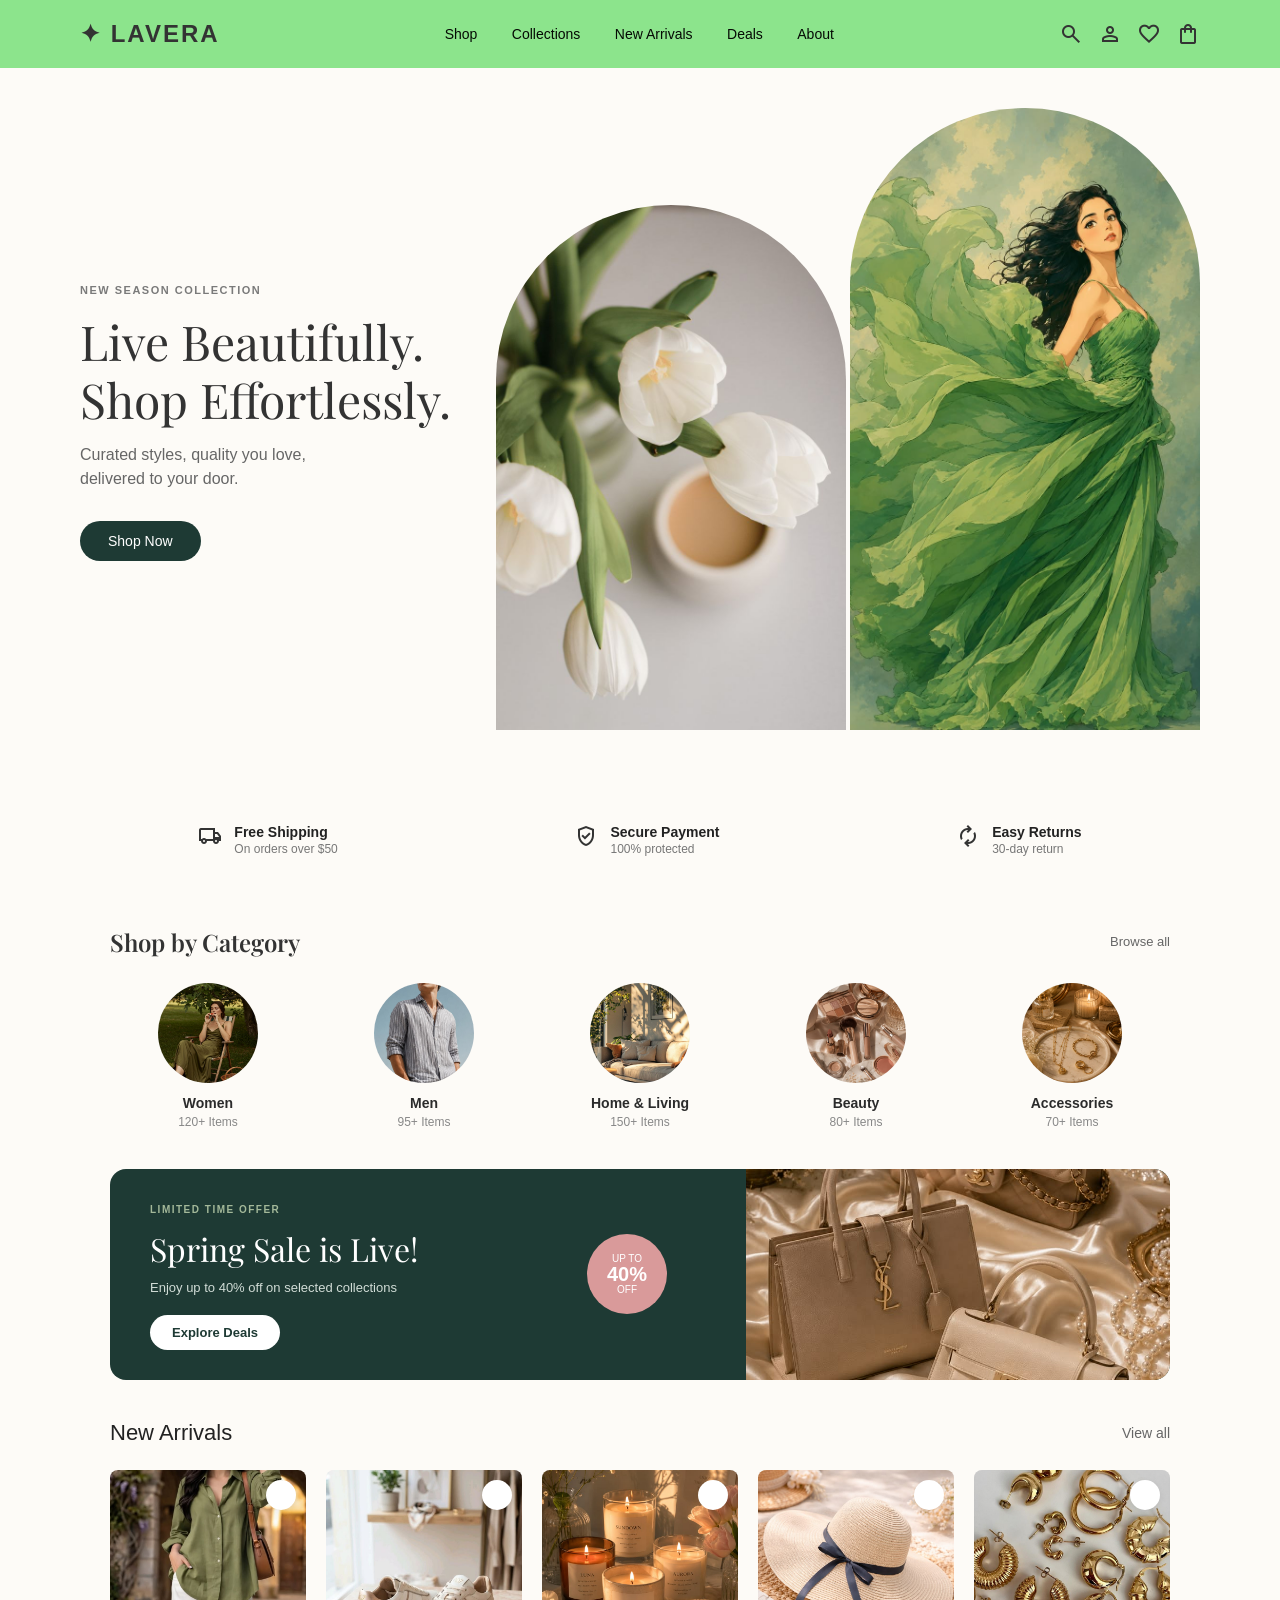
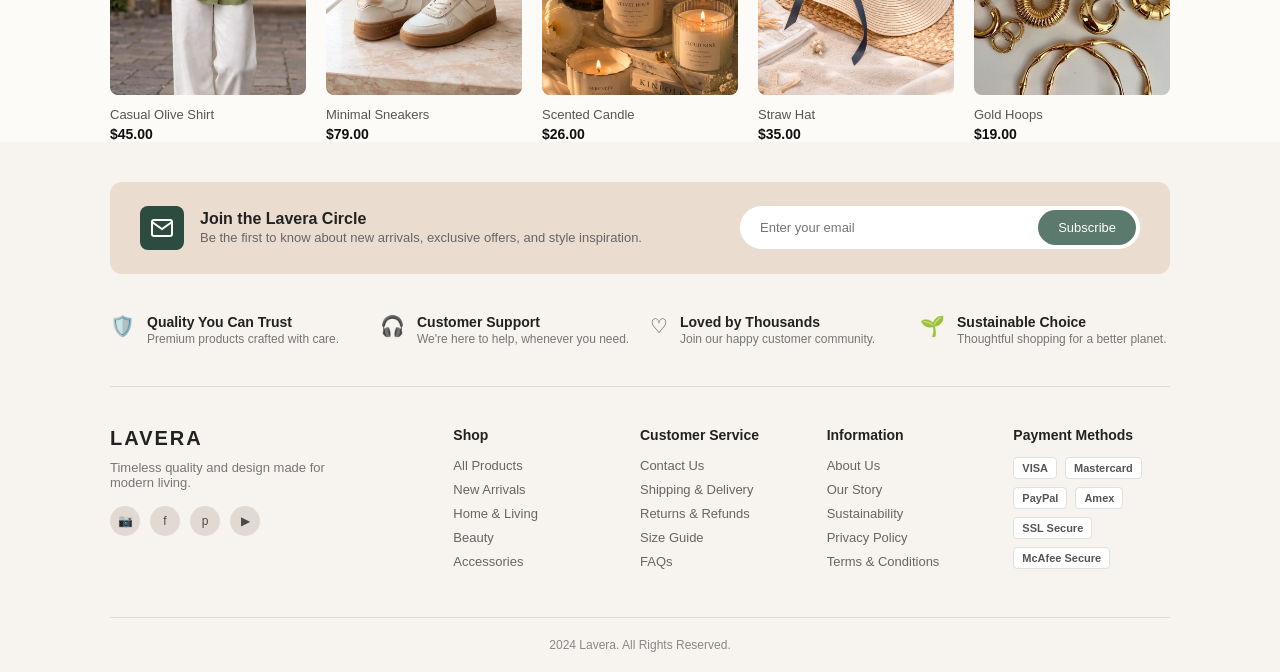
<file: homepage.html>
<!DOCTYPE html>
<html lang="en">
<head>
    <meta charset="UTF-8">
    <meta name="viewport" content="width=device-width, initial-scale=1.0">
    <title>LAVERA | Live Beautifully. Shop Effortlessly.</title>
    
    <!-- Google Fonts & Material Symbols -->
    <link rel="preconnect" href="https://fonts.googleapis.com">
    <link rel="preconnect" href="https://fonts.gstatic.com" crossorigin>
    <link href="https://fonts.googleapis.com/css2?family=Playfair+Display:ital,wght@0,400;0,600;1,400&family=Plus+Jakarta+Sans:wght@300;400;500;600&display=swap" rel="stylesheet">
    <link rel="stylesheet" href="https://fonts.googleapis.com/css2?family=Material+Symbols+Outlined:opsz,wght,FILL,GRAD@24,400,0,0" />
    
    <link rel="stylesheet" href="homepage.css">
</head>
<body>

    <!-- Header Navigation -->
    <header class="header">
        <div class="logo">
            <span class="sparkle">✦</span> LAVERA
        </div>
        <nav class="nav-links">
            <a href="#shop">Shop</a>
            <a href="#collections">Collections</a>
            <a href="#new arrivals">New Arrivals</a>
            <a href="#deals">Deals</a>
            <a href="#about">About</a>
        </nav>
        <div class="header-icons">
                    <span class="material-symbols-outlined">search</span>
                    <span class="material-symbols-outlined">person</span>
                    <span class="material-symbols-outlined">favorite</span>
                    <span class="material-symbols-outlined">shopping_bag</span>
            </div>
        </div>
    </header>

    <!-- Hero Section -->
    <section class="hero">
        <div class="hero-content">
            <span class="sub-title">NEW SEASON COLLECTION</span>
            <h1>Live Beautifully.<br>Shop Effortlessly.</h1>
            <p>Curated styles, quality you love,<br>delivered to your door.</p>
            <a href="#" class="btn-primary">Shop Now </a>
        </div>
        
        <div class="hero-image-container">
            <!-- Replace with your image link -->
            <img src="./assests/Fresh Ways to Decorate for Easter.jpg" alt="Woman in green dress" class="hero-img">
            <img src="./assests/green dress.jpg" alt="header picture" class="hero-img">
          </div>
    </section>

    <!-- Features Bar -->
    <section class="features-bar">
        <div class="feature-item">
            <span class="material-symbols-outlined">local_shipping</span>
            <div>
                <h4>Free Shipping</h4>
                <p>On orders over $50</p>
            </div>
        </div>
        <div class="feature-item">
            <span class="material-symbols-outlined">verified_user</span>
            <div>
                <h4>Secure Payment</h4>
                <p>100% protected</p>
            </div>
        </div>
        <div class="feature-item">
            <span class="material-symbols-outlined">autorenew</span>
            <div>
                <h4>Easy Returns</h4>
                <p>30-day return</p>
            </div>
        </div>
    </section>

    <!-- Category & Sale Section -->
<section class="category-sale-section">
    <!-- Shop by Category -->
    <div class="category-header">
        <h2>Shop by Category</h2>
        <a href="#" class="browse-all">Browse all </a>
    </div>

    <div class="category-grid">
        <div class="category-card">
            <div class="category-img-box">
               <a href="categories.html">
                <img src="./assests/women.jpg" alt="Women">
                </a>

            </div>
            <h3>Women</h3>
            <p>120+ Items</p>
        </div>

        <div class="category-card">
            <div class="category-img-box">
              <a href="categories.html">
                <img src="./assests/men.jpg" alt="Men">
              </a>
            </div>
            <h3>Men</h3>
            <p>95+ Items</p>
        </div>

        <div class="category-card">
            <div class="category-img-box">
              <a href="categories.html">
                <img src="./assests/home.jpg" alt="Home & Living">
              </a>
            </div>
            <h3>Home & Living</h3>
            <p>150+ Items</p>
        </div>

        <div class="category-card">
            <div class="category-img-box">
              <a href="categories.html">
                <img src="./assests/beauty.jpg" alt="Beauty">
              </a>
            </div>
            <h3>Beauty</h3>
            <p>80+ Items</p>
        </div>

        <div class="category-card">
            <div class="category-img-box">
              <a href="categories.html">
                <img src="./assests/jewellery.jpg" alt="Accessories">
              </a>
            </div>
            <h3>Accessories</h3>
            <p>70+ Items</p>
        </div>
    </div>

    <!-- Promotional Sale Banner -->
    <div class="promo-banner">
        <div class="promo-text">
            <span class="promo-tag">LIMITED TIME OFFER</span>
            <h2>Spring Sale is Live!</h2>
            <p>Enjoy up to 40% off on selected collections</p>
            <a href="#" class="btn-banner">Explore Deals </a>
        </div>
        
        <div class="promo-badge">
            <span>UP TO</span>
            <strong>40%</strong>
            <span>OFF</span>
        </div>

        <div class="promo-image">
            <img src="./assests/bag.jpg" alt="Spring Sale Products">
        </div>
    </div>
</section>

<section class="new-arrivals">
  <div class="container">
    <div class="section-header">
      <h2>New Arrivals</h2>
      <a href="#" class="view-all">View all </a>
    </div>

    <div class="products-grid">
      <!-- Product 1 -->
      <div class="product-card">
        <div class="image-wrapper">
          <button class="wishlist-btn" aria-label="Add to Wishlist"></button>
          <img src="./assests/olive shirt.jpg" alt="Casual Olive Shirt">
        </div>
        <h3 class="product-title">Casual Olive Shirt</h3>
        <p class="product-price">$45.00</p>
      </div>

      <!-- Product 2 -->
      <div class="product-card">
        <div class="image-wrapper">
          <button class="wishlist-btn" aria-label="Add to Wishlist"></button>
          <img src="./assests/sneakers.jpg" alt="Minimal Sneakers">
        </div>
        <h3 class="product-title">Minimal Sneakers</h3>
        <p class="product-price">$79.00</p>
      </div>

      <!-- Product 3 -->
      <div class="product-card">
        <div class="image-wrapper">
          <button class="wishlist-btn" aria-label="Add to Wishlist"></button>
          <img src="./assests/candles.jpg" alt="Scented Candle">
        </div>
        <h3 class="product-title">Scented Candle</h3>
        <p class="product-price">$26.00</p>
      </div>

      <!-- Product 4 -->
      <div class="product-card">
        <div class="image-wrapper">
          <button class="wishlist-btn" aria-label="Add to Wishlist"></button>
          <img src="./assests/hat.jpg" alt="Straw Hat">
        </div>
        <h3 class="product-title">Straw Hat</h3>
        <p class="product-price">$35.00</p>
      </div>

      <!-- Product 5 -->
      <div class="product-card">
        <div class="image-wrapper">
          <button class="wishlist-btn" aria-label="Add to Wishlist"></button>
          <img src="./assests/hoops.jpg" alt="Gold Hoops">
        </div>
        <h3 class="product-title">Gold Hoops</h3>
        <p class="product-price">$19.00</p>
      </div>
    </div>
  </div>
</section>

<footer class="footer-section">
  <div class="container">
    
    <!-- Newsletter Card -->
    <div class="newsletter-card">
      <div class="newsletter-info">
        <div class="icon-box">
          <svg width="24" height="24" viewBox="0 0 24 24" fill="none" stroke="currentColor" stroke-width="2">
            <path d="M4 4h16c1.1 0 2 .9 2 2v12c0 1.1-.9 2-2 2H4c-1.1 0-2-.9-2-2V6c0-1.1.9-2 2-2z"></path>
            <polyline points="22,6 12,13 2,6"></polyline>
          </svg>
        </div>
        <div>
          <h3>Join the Lavera Circle</h3>
          <p>Be the first to know about new arrivals, exclusive offers, and style inspiration.</p>
        </div>
      </div>
      <form class="newsletter-form">
        <input type="email" placeholder="Enter your email" required>
        <button type="submit">Subscribe</button>
      </form>
    </div>

    <!-- Value Propositions -->
    <div class="features-grid">
      <div class="feature-item">
        <span class="feature-icon">🛡️</span>
        <div>
          <h4>Quality You Can Trust</h4>
          <p>Premium products crafted with care.</p>
        </div>
      </div>
      <div class="feature-item">
        <span class="feature-icon">🎧</span>
        <div>
          <h4>Customer Support</h4>
          <p>We're here to help, whenever you need.</p>
        </div>
      </div>
      <div class="feature-item">
        <span class="feature-icon">♡</span>
        <div>
          <h4>Loved by Thousands</h4>
          <p>Join our happy customer community.</p>
        </div>
      </div>
      <div class="feature-item">
        <span class="feature-icon">🌱</span>
        <div>
          <h4>Sustainable Choice</h4>
          <p>Thoughtful shopping for a better planet.</p>
        </div>
      </div>
    </div>

    <!-- Main Footer Links -->
    <div class="footer-links-grid">
      <div class="footer-brand">
        <h2 class="logo">LAVERA</h2>
        <p>Timeless quality and design made for modern living.</p>
        <div class="social-icons">
          <a href="#"><span>📷</span></a>
          <a href="#"><span>f</span></a>
          <a href="#"><span>p</span></a>
          <a href="#"><span>▶</span></a>
        </div>
      </div>

      <div class="footer-column">
        <h4>Shop</h4>
        <ul>
          <li><a href="#">All Products</a></li>
          <li><a href="#">New Arrivals</a></li>
          <li><a href="#">Home & Living</a></li>
          <li><a href="#">Beauty</a></li>
          <li><a href="#">Accessories</a></li>
        </ul>
      </div>

      <div class="footer-column">
        <h4>Customer Service</h4>
        <ul>
          <li><a href="#">Contact Us</a></li>
          <li><a href="#">Shipping & Delivery</a></li>
          <li><a href="#">Returns & Refunds</a></li>
          <li><a href="#">Size Guide</a></li>
          <li><a href="#">FAQs</a></li>
        </ul>
      </div>

      <div class="footer-column">
        <h4>Information</h4>
        <ul>
          <li><a href="#">About Us</a></li>
          <li><a href="#">Our Story</a></li>
          <li><a href="#">Sustainability</a></li>
          <li><a href="#">Privacy Policy</a></li>
          <li><a href="#">Terms & Conditions</a></li>
        </ul>
      </div>

      <div class="footer-column">
        <h4>Payment Methods</h4>
        <div class="payment-badges">
          <span class="badge">VISA</span>
          <span class="badge">Mastercard</span>
          <span class="badge">PayPal</span>
          <span class="badge">Amex</span>
          <span class="badge">SSL Secure</span>
          <span class="badge">McAfee Secure</span>
        </div>
      </div>
    </div>

    <div class="footer-bottom">
      <p> 2024 Lavera. All Rights Reserved.</p>
    </div>

  </div>
</footer>

</body>
</html>
</file>
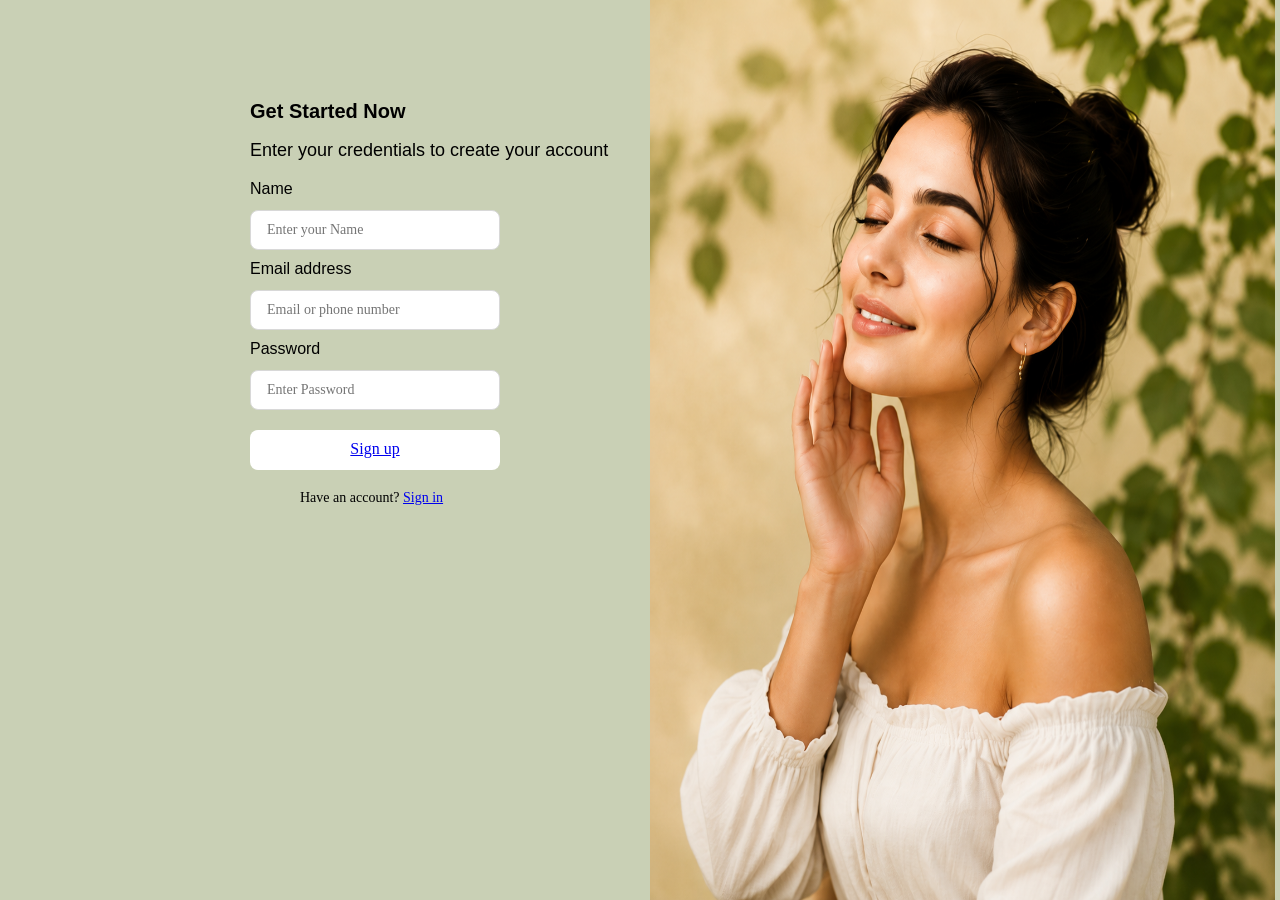
<file: login.html>
<!DOCTYPE html>
<html lang="en">
<head>
  <meta charset="UTF-8">
  <meta name="viewport" content="width=device-width, initial-scale=1.0">
  <title>Sign up</title>
  <link rel="preconnect" href="https://fonts.googleapis.com">
  <link href="https://fonts.googleapis.com/css2?family=Roboto:wght@800&display=swap" rel="stylesheet">
  <link rel="stylesheet" href="./login.css">
</head>
<body>
  <div class="page">
  
  
<img class="rectangle-2" src="image.png" alt="image change">
<div class="get-started-now">Get Started Now</div>
  <div class="enter-your-credentials-to-create-your-account">
    Enter your credentials to create your account
  </div>
  
  <div class="name">Name</div>
<div class="box">
  <input type="text" id="name" name="name" placeholder="Enter your Name">
</div>
        <div class="Email">Email address</div>
        <div class="box-1">
        <input type="text" id="Email" name="Email" placeholder="Email or phone number"></div>
        <div class ="password">Password</div>
        <div class="box-2">
        <input type="text" id="password" name="password" placeholder="Enter Password"></div>
        </div>
        <div class="sign-up"><a href="./homepage.html">Sign up</a></div>
        <p class="have-account">Have an account? <a href="#">Sign in</a></p>
</body>
</html>
</file>
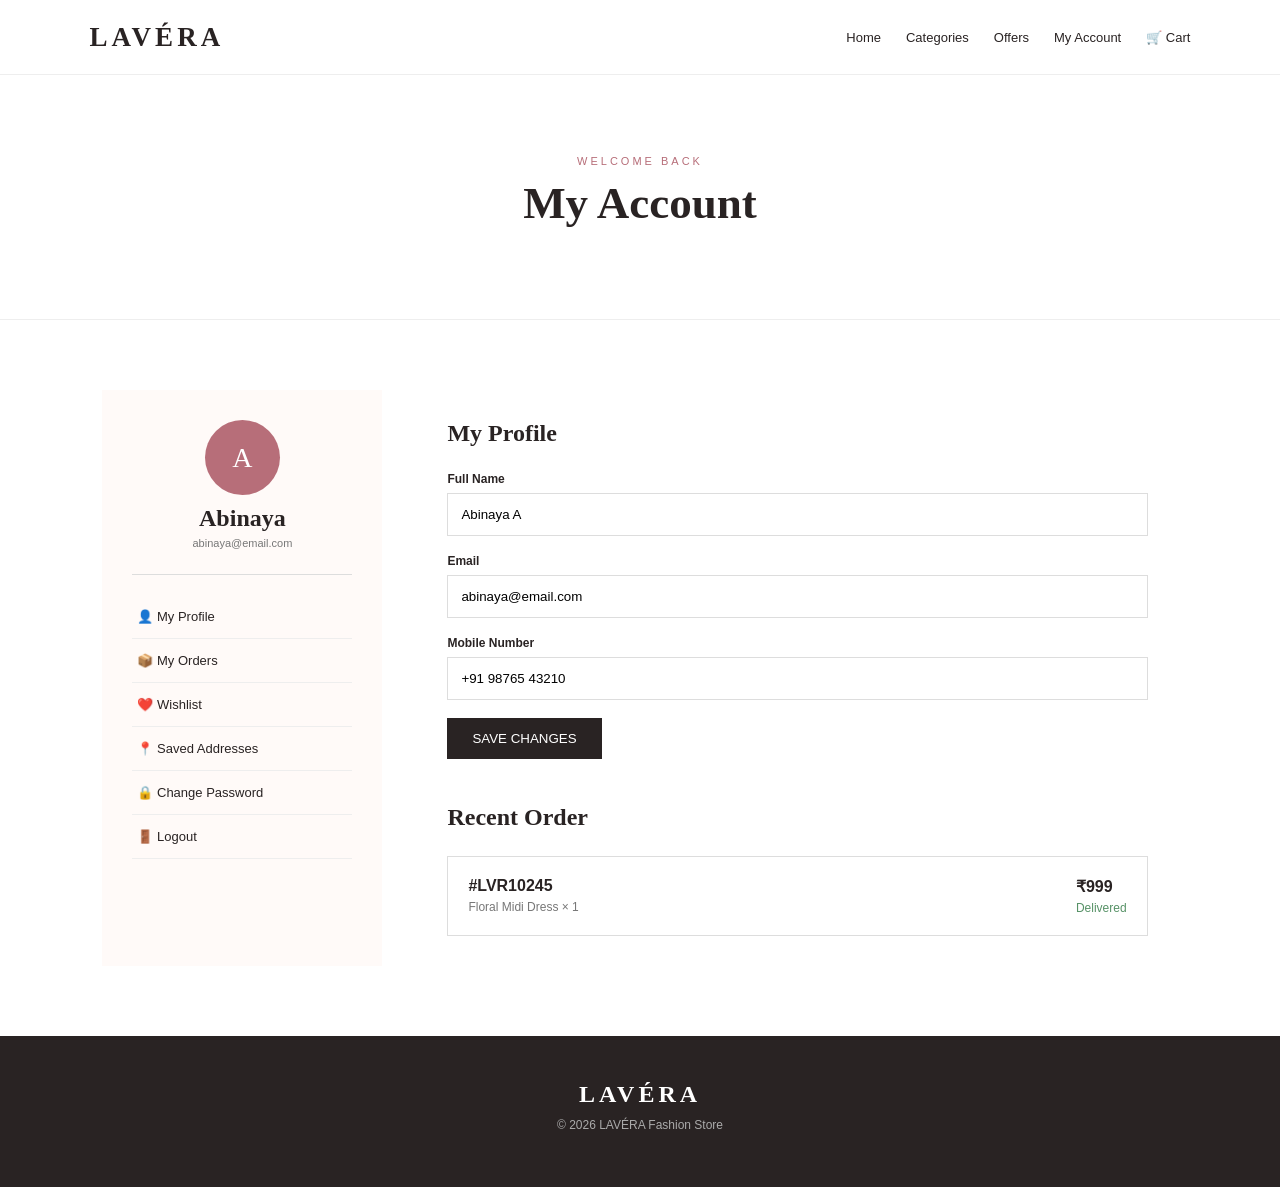
<file: my-account.html>
<!DOCTYPE html>
<html lang="en">

<head>

    <meta charset="UTF-8">

    <meta
        name="viewport"
        content="width=device-width, initial-scale=1.0"
    >

    <title>LAVÉRA - My Account</title>

    <link rel="stylesheet" href="style.css">

</head>

<body>


<header>

    <div class="logo">
        LAVÉRA
    </div>

    <nav>

        <a href="home.html">
            Home
        </a>

        <a href="categories.html">
            Categories
        </a>

        <a href="offers.html">
            Offers
        </a>

        <a href="my-account.html">
            My Account
        </a>

        <a href="cart.html">
            🛒 Cart
        </a>

    </nav>

</header>


<section class="page-heading">

    <p>WELCOME BACK</p>

    <h1>
        My Account
    </h1>

</section>


<section class="account-page">


    <!-- SIDEBAR -->

    <div class="account-sidebar">

        <div class="profile">

            <div class="profile-circle">
                A
            </div>

            <h2>
                Abinaya
            </h2>

            <p>
                abinaya@email.com
            </p>

        </div>


        <ul>

            <li>
                👤 My Profile
            </li>

            <li>
                📦 My Orders
            </li>

            <li>
                ❤️ Wishlist
            </li>

            <li>
                📍 Saved Addresses
            </li>

            <li>
                🔒 Change Password
            </li>

            <li>
                🚪 Logout
            </li>

        </ul>

    </div>


    <!-- DETAILS -->

    <div class="account-details">

        <h2>
            My Profile
        </h2>


        <label>
            Full Name
        </label>

        <input
            type="text"
            value="Abinaya A"
        >


        <label>
            Email
        </label>

        <input
            type="email"
            value="abinaya@email.com"
        >


        <label>
            Mobile Number
        </label>

        <input
            type="tel"
            value="+91 98765 43210"
        >


        <button>
            SAVE CHANGES
        </button>


        <h2 class="recent-order-title">
            Recent Order
        </h2>


        <div class="recent-order">

            <div>

                <strong>
                    #LVR10245
                </strong>

                <p>
                    Floral Midi Dress × 1
                </p>

            </div>


            <div>

                <strong>
                    ₹999
                </strong>

                <p class="delivered">
                    Delivered
                </p>

            </div>

        </div>

    </div>

</section>


<footer>

    <h2>LAVÉRA</h2>

    <p>
        © 2026 LAVÉRA Fashion Store
    </p>

</footer>


</body>
</html>
</file>
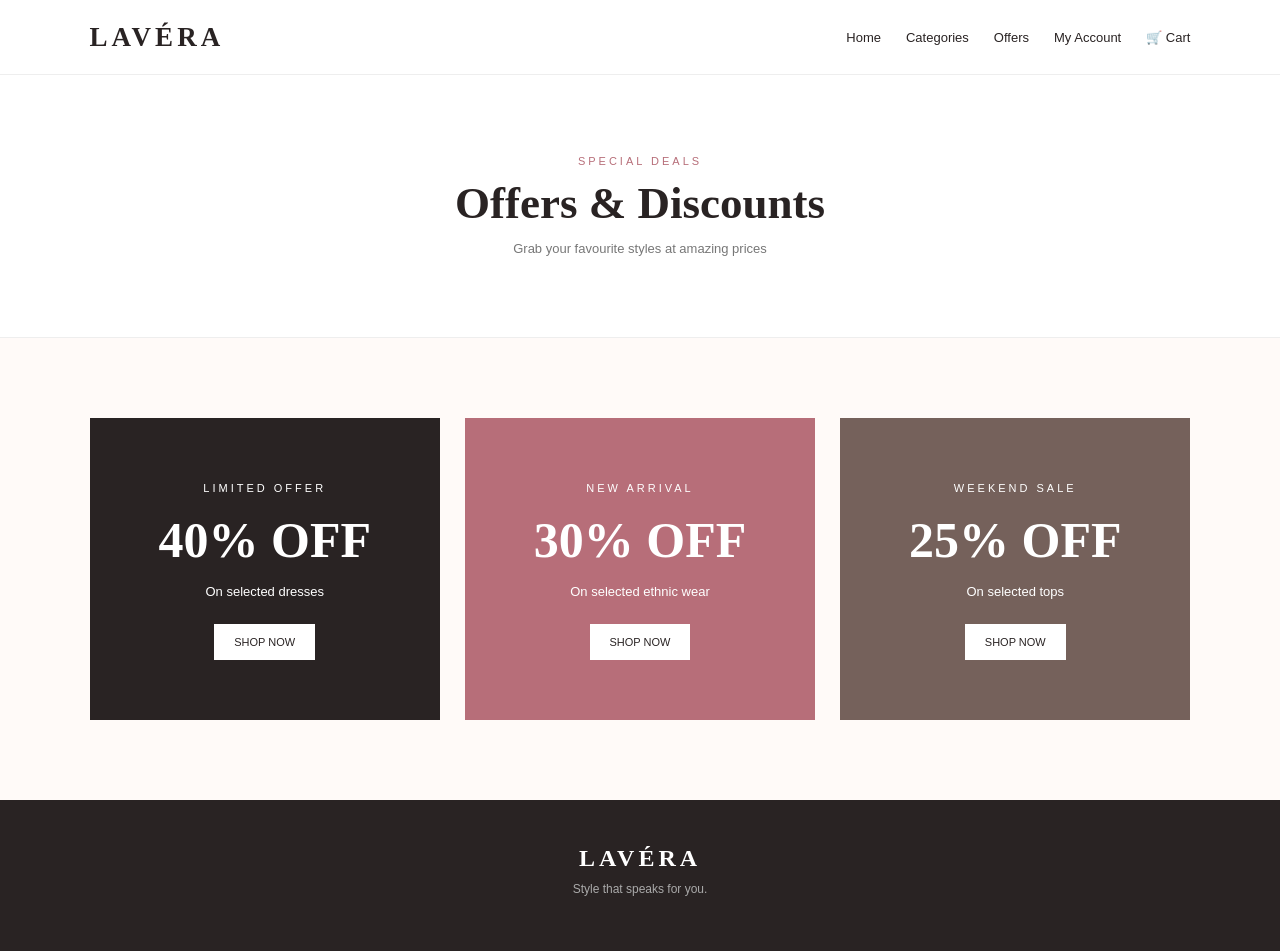
<file: offers.html>
<!DOCTYPE html>
<html lang="en">

<head>

    <meta charset="UTF-8">
    <meta name="viewport" content="width=device-width, initial-scale=1.0">

    <title>LAVÉRA - Offers</title>

    <link rel="stylesheet" href="style.css">

</head>

<body>


<header>

    <div class="logo">
        LAVÉRA
    </div>

    <nav>
        <a href="home.html">Home</a>
        <a href="categories.html">Categories</a>
        <a href="offers.html">Offers</a>
        <a href="my-account.html">My Account</a>
        <a href="cart.html">🛒 Cart</a>
    </nav>

</header>


<section class="page-heading">

    <p>SPECIAL DEALS</p>

    <h1>Offers & Discounts</h1>

    <span>
        Grab your favourite styles at amazing prices
    </span>

</section>


<section class="offers-page">

    <div class="offer-card">

        <span>LIMITED OFFER</span>

        <h1>40% OFF</h1>

        <p>
            On selected dresses
        </p>

        <a href="product.html">
            SHOP NOW
        </a>

    </div>


    <div class="offer-card">

        <span>NEW ARRIVAL</span>

        <h1>30% OFF</h1>

        <p>
            On selected ethnic wear
        </p>

        <a href="product.html">
            SHOP NOW
        </a>

    </div>


    <div class="offer-card">

        <span>WEEKEND SALE</span>

        <h1>25% OFF</h1>

        <p>
            On selected tops
        </p>

        <a href="product.html">
            SHOP NOW
        </a>

    </div>

</section>


<footer>

    <h2>LAVÉRA</h2>

    <p>Style that speaks for you.</p>

</footer>


</body>
</html>
</file>
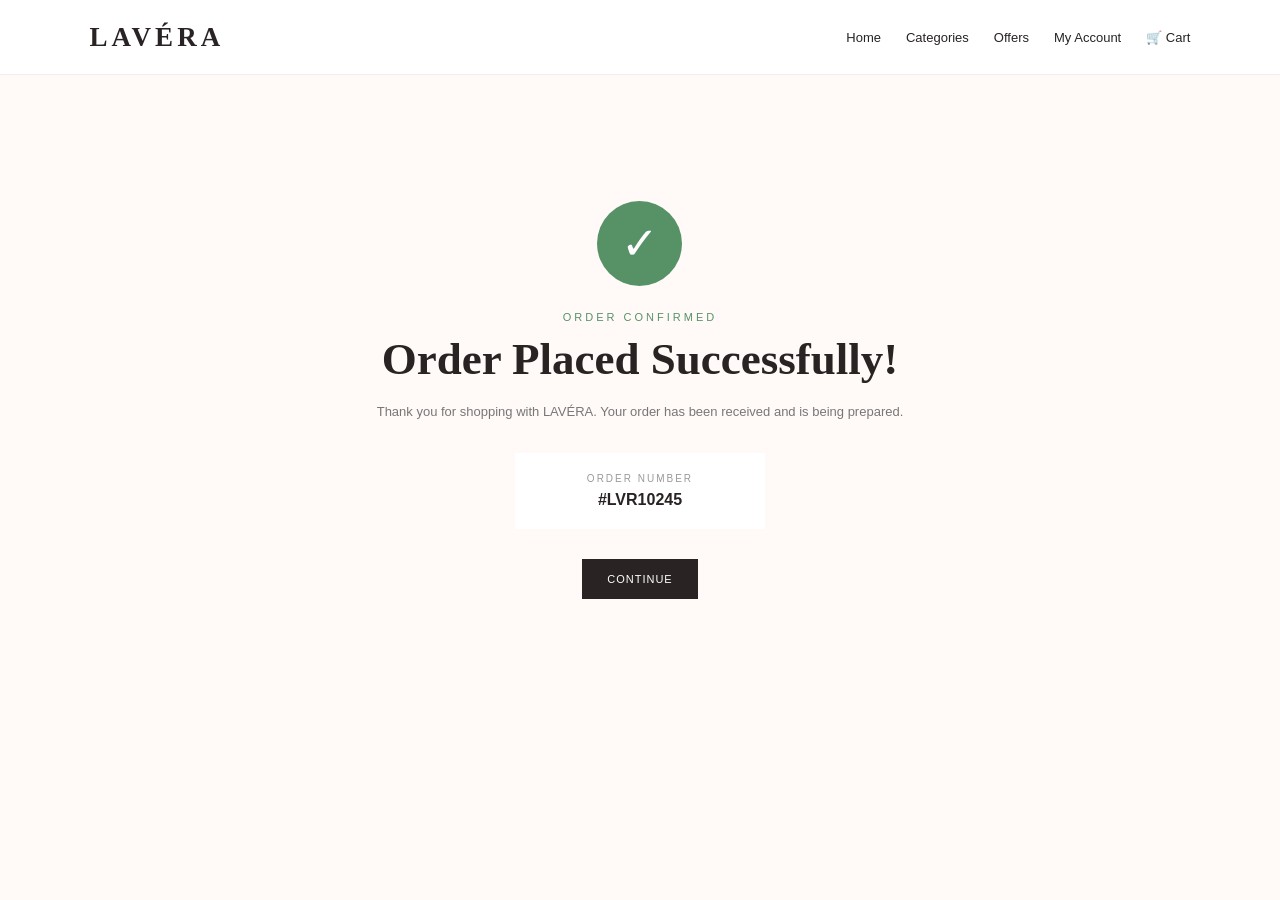
<file: order-success.html>
<!DOCTYPE html>
<html lang="en">

<head>

    <meta charset="UTF-8">

    <meta
        name="viewport"
        content="width=device-width, initial-scale=1.0"
    >

    <title>LAVÉRA - Order Success</title>

    <link rel="stylesheet" href="style.css">

</head>

<body>


<header>

    <div class="logo">
        LAVÉRA
    </div>

    <nav>

        <a href="home.html">
            Home
        </a>

        <a href="categories.html">
            Categories
        </a>

        <a href="offers.html">
            Offers
        </a>

        <a href="my-account.html">
            My Account
        </a>

        <a href="cart.html">
            🛒 Cart
        </a>

    </nav>

</header>


<section class="success-page">

    <div class="success-box">

        <div class="success-icon">
            ✓
        </div>


        <p>
            ORDER CONFIRMED
        </p>


        <h1>
            Order Placed Successfully!
        </h1>


        <span>

            Thank you for shopping with LAVÉRA.
            Your order has been received and is being prepared.

        </span>


        <div class="order-number">

            <small>
                ORDER NUMBER
            </small>

            <strong>
                #LVR10245
            </strong>

        </div>


        <a
            href="thankyou.html"
            class="main-btn"
        >
            CONTINUE
        </a>

    </div>

</section>


</body>
</html>
</file>
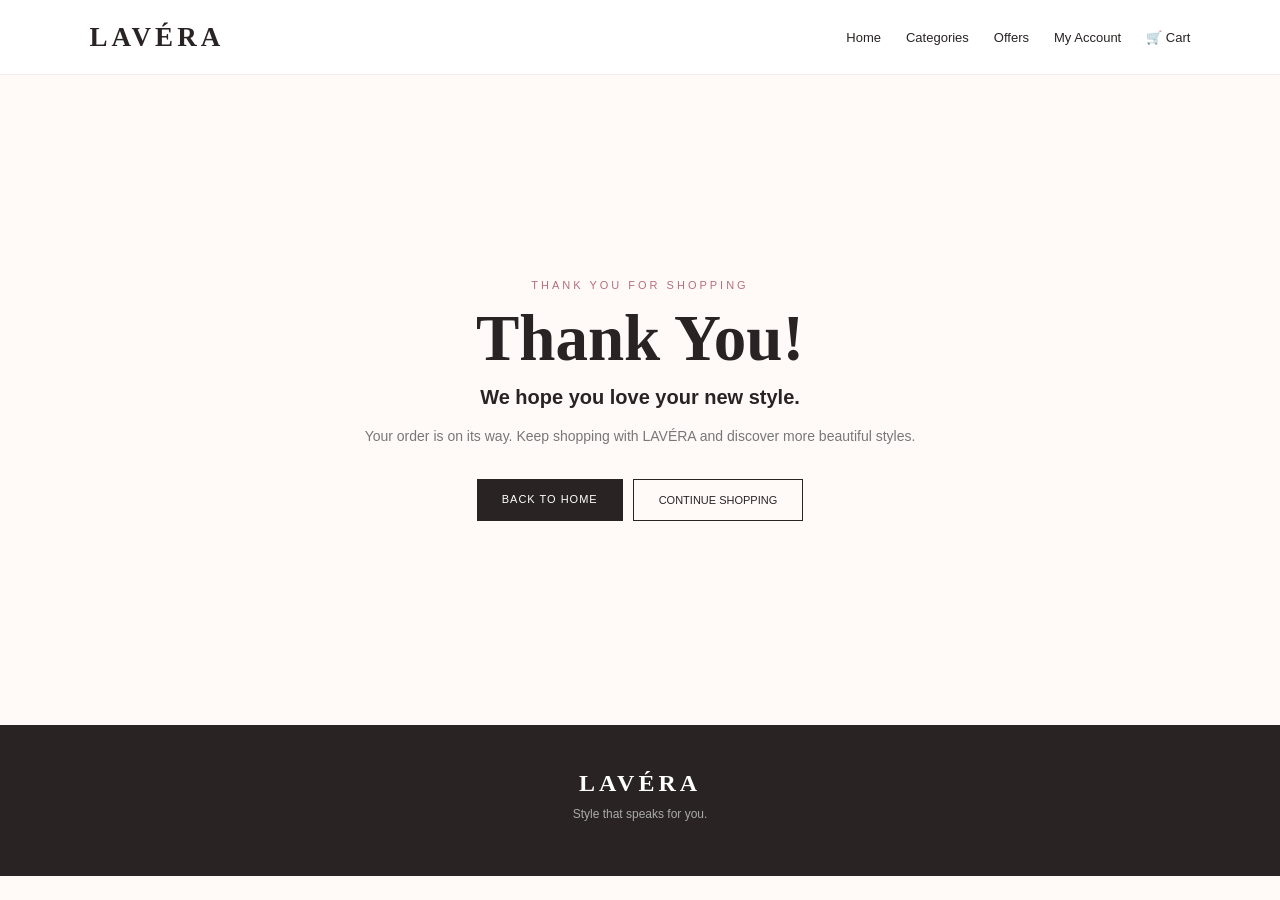
<file: thankyou.html>
<!DOCTYPE html>
<html lang="en">

<head>

    <meta charset="UTF-8">

    <meta
        name="viewport"
        content="width=device-width, initial-scale=1.0"
    >

    <title>LAVÉRA - Thank You</title>

    <link rel="stylesheet" href="style.css">

</head>

<body>


<header>

    <div class="logo">
        LAVÉRA
    </div>

    <nav>

        <a href="home.html">
            Home
        </a>

        <a href="categories.html">
            Categories
        </a>

        <a href="offers.html">
            Offers
        </a>

        <a href="my-account.html">
            My Account
        </a>

        <a href="cart.html">
            🛒 Cart
        </a>

    </nav>

</header>


<section class="thankyou-page">

    <div>

        <p>
            THANK YOU FOR SHOPPING
        </p>

        <h1>
            Thank You!
        </h1>

        <h2>
            We hope you love your new style.
        </h2>

        <p class="thank-text">

            Your order is on its way.
            Keep shopping with LAVÉRA and discover
            more beautiful styles.

        </p>


        <div class="thank-buttons">

            <a
                href="home.html"
                class="main-btn"
            >
                BACK TO HOME
            </a>


            <a
                href="categories.html"
                class="outline-btn"
            >
                CONTINUE SHOPPING
            </a>

        </div>

    </div>

</section>


<footer>

    <h2>LAVÉRA</h2>

    <p>
        Style that speaks for you.
    </p>

</footer>


</body>
</html>
</file>
<file: homepage.css>
* {
    margin: 0;
    padding: 0;
    box-sizing: border-box;
}

body {
    font-family: 'Plus Jakarta Sans', sans-serif;
    background-color: #f7f5f0;
    color: #2b2b2b;
}

/* Header Styles */
.header {
    display: flex;
    justify-content: space-between;
    align-items: center;
    padding: 20px 80px;
    background-color:rgb(140, 228, 140);
}

.logo {
    font-family: "playfair",sans-serif;
    font-size: 24px;
    font-weight: 600;
    letter-spacing: 2px;
}

.nav-links a {
    margin: 0 15px;
    text-decoration: none;
    color: #050a04;
    font-size: 14px;
    font-weight: 500;
}

.header-icons {
    display: flex;
    gap: 15px;
    cursor: pointer;
}


/* Hero Section */
.hero {
    display: flex;
    align-items: center;
    justify-content: space-between;
    padding: 40px 80px;
    position: relative;
}

.hero-content {
    max-width: 450px;
}

.sub-title {
    font-size: 11px;
    letter-spacing: 1.5px;
    color: #7a7a7a;
    font-weight: 600;
}

.hero-content h1 {
    font-family: 'Playfair Display', serif;
    font-size: 48px;
    line-height: 1.2;
    margin: 15px 0;
    font-weight: 400;
}

.hero-content p {
    color: #666;
    margin-bottom: 30px;
    line-height: 1.5;
}

.btn-primary {
    display: inline-block;
    background-color: #1e3a34;
    color: #fff;
    padding: 12px 28px;
    border-radius: 20px;
    text-decoration: none;
    font-size: 14px;
}

/* Floating Product Card */
.hero-image-container {
    position: relative;
}

.hero-img {
    width: 350px;
    border-radius: 180px 180px 0 0;
}

.floating-card {
    position: absolute;
    bottom: 40px;
    right: -30px;
    background: #fff;
    padding: 15px;
    border-radius: 12px;
    box-shadow: 0 8px 20px rgba(0,0,0,0.06);
    width: 140px;
}

.card-title {
    font-size: 12px;
    font-weight: 600;
}

.card-price {
    font-size: 13px;
    color: #666;
    margin: 4px 0 10px 0;
}

.btn-add-cart {
    width: 100%;
    background-color: #1e3a34;
    color: #fff;
    border: none;
    padding: 8px;
    border-radius: 6px;
    font-size: 11px;
    cursor: pointer;
}

/* Features Bar */
.features-bar {
    display: flex;
    justify-content: space-around;
    padding: 30px 80px;
    margin-top: 20px;
}

.feature-item {
    display: flex;
    align-items: center;
    gap: 12px;
}

.feature-item h4 {
    font-size: 14px;
    font-weight: 600;
}

.feature-item p {
    font-size: 12px;
    color: #777;
}

/* Container Section */
.category-sale-section {
    max-width: 1100px;
    margin: 40px auto;
    padding: 0 20px;
    font-family: 'Plus Jakarta Sans', sans-serif;
}

/* Category Header */
.category-header {
    display: flex;
    justify-content: space-between;
    align-items: center;
    margin-bottom: 25px;
}

.category-header h2 {
    font-family: 'Playfair Display', serif;
    font-size: 24px;
    font-weight: 600;
}

.browse-all {
    text-decoration: none;
    color: #666;
    font-size: 13px;
}

/* Category Grid */
.category-grid {
    display: flex;
    justify-content: space-between;
    gap: 20px;
    margin-bottom: 40px;
}

.category-card {
    text-align: center;
    flex: 1;
}

.category-img-box {
    width: 100px;
    height: 100px;
    margin: 0 auto 12px;
    border-radius: 50%;
    overflow: hidden;
    background-color: #eee;
}

.category-img-box img {
    width: 100%;
    height: 100%;
    object-fit: cover;
}

.category-card h3 {
    font-size: 14px;
    font-weight: 600;
    margin-bottom: 4px;
    color: #2b2b2b;
}

.category-card p {
    font-size: 12px;
    color: #888;
}

/* Promotional Banner */
.promo-banner {
    background-color: #1e3a34;
    color: #fff;
    border-radius: 16px;
    display: flex;
    align-items: center;
    justify-content: space-between;
    padding: 30px 40px;
    position: relative;
    overflow: hidden;
}

.promo-text {
    max-width: 350px;
    z-index: 2;
}

.promo-tag {
    font-size: 10px;
    letter-spacing: 1.5px;
    color: #a3b899;
    font-weight: 600;
}

.promo-text h2 {
    font-family: 'Playfair Display', serif;
    font-size: 32px;
    margin: 10px 0;
    font-weight: 400;
}

.promo-text p {
    font-size: 13px;
    color: #d1dcd6;
    margin-bottom: 20px;
}

.btn-banner {
    display: inline-block;
    background-color: #fff;
    color: #1e3a34;
    padding: 10px 22px;
    border-radius: 20px;
    text-decoration: none;
    font-size: 13px;
    font-weight: 600;
}

/* Floating Discount Badge */
.promo-badge {
    position: absolute;
    left: 45%;
    width: 80px;
    height: 80px;
    background-color: #d99a9a;
    border-radius: 50%;
    display: flex;
    flex-direction: column;
    justify-content: center;
    align-items: center;
    color: #fff;
    font-size: 10px;
    z-index: 2;
}

.promo-badge strong {
    font-size: 20px;
    line-height: 1;
}

/* Banner Image */
.promo-image {
    width: 40%;
    height: 100%;
    position: absolute;
    right: 0;
    top: 0;
}

.promo-image img {
    width: 100%;
    height: 100%;
    object-fit: cover;
}

* {
  box-sizing: border-box;
  margin: 0;
  padding: 0;
  font-family: 'Inter', -apple-system, BlinkMacSystemFont, sans-serif;
}

body {
  background-color: #fdfbf7;
  color: #333;
}

.container {
  max-width: 1200px;
  margin: 0 auto;
  padding: 40px 20px;
}

.section-header {
  display: flex;
  justify-content: space-between;
  align-items: center;
  margin-bottom: 24px;
}

.section-header h2 {
  font-size: 22px;
  font-weight: 500;
  color: #222;
}

.view-all {
  font-size: 14px;
  color: #666;
  text-decoration: none;
  transition: color 0.2s ease;
}

.view-all:hover {
  color: #000;
}

.products-grid {
  display: grid;
  grid-template-columns: repeat(auto-fit, minmax(180px, 1fr));
  gap: 20px;
}

.product-card {
  display: flex;
  flex-direction: column;
}

.image-wrapper {
  position: relative;
  width: 100%;
  padding-top: 115%;
  background-color: #f4f0eb;
  border-radius: 8px;
  overflow: hidden;
  margin-bottom: 12px;
}

.image-wrapper img {
  position: absolute;
  top: 0;
  left: 0;
  width: 100%;
  height: 100%;
  object-fit: cover;
}

.wishlist-btn {
  position: absolute;
  top: 10px;
  right: 10px;
  width: 30px;
  height: 30px;
  border-radius: 50%;
  background: #ffffff;
  border: none;
  display: flex;
  align-items: center;
  justify-content: center;
  font-size: 16px;
  cursor: pointer;
  box-shadow: 0 2px 6px rgba(0,0,0,0.08);
  z-index: 2;
  transition: transform 0.2s ease;
}

.wishlist-btn:hover {
  transform: scale(1.1);
}

.product-title {
  font-size: 13px;
  font-weight: 400;
  color: #555;
  margin-bottom: 4px;
}

.product-price {
  font-size: 14px;
  font-weight: 600;
  color: #111;
}

* {
  box-sizing: border-box;
  margin: 0;
  padding: 0;
  font-family: 'Inter', -apple-system, BlinkMacSystemFont, sans-serif;
}

.footer-section {
  background-color: #f7f3ee;
  color: #4a4a4a;
  padding: 40px 0 20px;
  font-size: 14px;
}

.container {
  max-width: 1100px;
  margin: 0 auto;
  padding: 0 20px;
}

/* Newsletter Card */
.newsletter-card {
  background-color: #ebdcd0;
  border-radius: 12px;
  padding: 24px 30px;
  display: flex;
  justify-content: space-between;
  align-items: center;
  flex-wrap: wrap;
  gap: 20px;
  margin-bottom: 40px;
}

.newsletter-info {
  display: flex;
  align-items: center;
  gap: 16px;
}

.icon-box {
  background: #2b4c3f;
  color: #fff;
  width: 44px;
  height: 44px;
  border-radius: 8px;
  display: flex;
  align-items: center;
  justify-content: center;
}

.newsletter-info h3 {
  font-size: 16px;
  color: #222;
  margin-bottom: 2px;
}

.newsletter-info p {
  font-size: 13px;
  color: #666;
}

.newsletter-form {
  display: flex;
  background: #fff;
  border-radius: 25px;
  padding: 4px;
  width: 100%;
  max-width: 400px;
}

.newsletter-form input {
  border: none;
  outline: none;
  padding: 10px 16px;
  border-radius: 25px;
  flex: 1;
  font-size: 13px;
}

.newsletter-form button {
  background-color: #5c796d;
  color: #fff;
  border: none;
  padding: 10px 20px;
  border-radius: 20px;
  cursor: pointer;
  font-size: 13px;
  transition: 2s;
}

.newsletter-form button:hover {
  background-color: #0c110f;
}

/* Features Grid */
.features-grid {
  display: grid;
  grid-template-columns: repeat(auto-fit, minmax(200px, 1fr));
  gap: 20px;
  padding-bottom: 40px;
  border-bottom: 1px solid #e2dad2;
  margin-bottom: 40px;
}

.feature-item {
  display: flex;
  align-items: flex-start;
  gap: 12px;
}

.feature-icon {
  font-size: 20px;
}

.feature-item h4 {
  font-size: 14px;
  color: #222;
  margin-bottom: 2px;
}

.feature-item p {
  font-size: 12px;
  color: #777;
}

/* Footer Links Grid */
.footer-links-grid {
  display: grid;
  grid-template-columns: 2fr repeat(4, 1fr);
  gap: 30px;
  padding-bottom: 40px;
}

.footer-brand .logo {
  font-size: 20px;
  letter-spacing: 2px;
  color: #222;
  margin-bottom: 10px;
}

.footer-brand p {
  font-size: 13px;
  color: #777;
  margin-bottom: 16px;
  max-width: 220px;
}

.social-icons {
  display: flex;
  gap: 10px;
}

.social-icons a {
  width: 30px;
  height: 30px;
  border-radius: 50%;
  background: #e2dad2;
  display: flex;
  align-items: center;
  justify-content: center;
  text-decoration: none;
  color: #4a4a4a;
  font-size: 12px;
}

.footer-column h4 {
  font-size: 14px;
  color: #222;
  margin-bottom: 14px;
}

.footer-column ul {
  list-style: none;
}

.footer-column ul li {
  margin-bottom: 8px;
}

.footer-column ul li a {
  text-decoration: none;
  color: #666;
  font-size: 13px;
  transition: color 0.2s;
}

.footer-column ul li a:hover {
  color: #000;
}

.payment-badges {
  display: flex;
  flex-wrap: wrap;
  gap: 8px;
}

.badge {
  background: #fff;
  border: 1px solid #e0e0e0;
  padding: 4px 8px;
  border-radius: 4px;
  font-size: 11px;
  font-weight: 600;
  color: #555;
}

/* Bottom Footer */
.footer-bottom {
  text-align: center;
  padding-top: 20px;
  border-top: 1px solid #e2dad2;
  font-size: 12px;
  color: #888;
}

/* Responsive Layout */
@media (max-width: 768px) {
  .footer-links-grid {
    grid-template-columns: 1fr 1fr;
  }
}

@media (max-width: 480px) {
  .footer-links-grid {
    grid-template-columns: 1fr;
  }
}
</file>
<file: login.css>
* {
  box-sizing: border-box;
  margin: 0;
  padding: 0;
}

html, body {
  width: 100%;
  height: 100%;
  overflow: hidden;
}

.page {
  background:#C9D0B5;
  width: 100vw;
  height: 100vh;
  position: relative;
  overflow: hidden;
}
.rectangle-2 {
  
  width:625px;
  height:100vh;
  position: absolute;
  left:650px;
}
.get-started-now {
  color:black;
  text-align: left;
  font-family: "Roboto-ExtraBold", sans-serif;
  font-size: 20px;
  font-weight: 800;
  position: absolute;
  left:250px;
  top: 100px;
  
}
.enter-your-credentials-to-create-your-account {
  color:black;
  text-align: left;
  font-family: "Roboto-Medium", sans-serif;
  font-size: 18px;
  font-weight: 500;
  position: absolute;
  left:250px;
  top:140px;
}
.name{
  color:black;
  text-align: left;
  font-family: "Roboto-Medium", sans-serif;
  font-size: 16px;
  font-weight: 500;
  position: absolute;
  left:250px;
  top:180px;
}
.box {
  position: absolute;
  left: 250px;
  top: 210px;
}

.box input {
  width:250px;
  height: 40px;
  padding: 10px 16px;
  border: 1.5px solid #d8d8d8;
  border-radius: 8px;
  font-family: inherit;
  font-size: 14px;
  outline: none;
}

.Email{
  color:black;
  text-align: left;
  font-family: "Roboto-Medium", sans-serif;
  font-size: 16px;
  font-weight: 500;
  position: absolute;
  left:250px;
  top:260px;
}
.box-1 {
  position: absolute;
  left:250px;
  top:290px;
}

.box-1 input {
  width:250px;
  height: 40px;
  padding: 10px 16px;
  border: 1.5px solid #d8d8d8;
  border-radius: 8px;
  font-family: inherit;
  font-size: 14px;
  outline: none;
}
.password{
  color:black;
  text-align: left;
  font-family: "Roboto-Medium", sans-serif;
  font-size: 16px;
  font-weight: 500;
  position: absolute;
  left:250px;
  top:340px;
}
.box-2 {
  position: absolute;
  left:250px;
  top:370px;
}

.box-2 input {
  width:250px;
  height: 40px;
  padding: 10px 16px;
  border: 1.5px solid #d8d8d8;
  border-radius: 8px;
  font-family: inherit;
  font-size: 14px;
  outline: none;
}

.sign-up{
  width:250px;
  height: 40px;
  padding:10px 16px;
  border-radius:8px;
  font-size: medium;
  color:beige;
  background-color:white;
  left:250px;
  top:430px;
  position:absolute;
  text-align: center;
}
.have-account {
  position: absolute;
  left: 300px;
  top: 490px;   
  color:black;
  font-size: 14px;
  
}
</file>
<file: style.css>
/* ==============================
   BASIC
================================ */

* {
    margin: 0;
    padding: 0;
    box-sizing: border-box;
}

html {
    scroll-behavior: smooth;
}

body {
    font-family: Arial, sans-serif;
    background: #fffaf8;
    color: #292323;
}

a {
    text-decoration: none;
}

img {
    width: 100%;
    display: block;
}


/* ==============================
   HEADER
================================ */

header {
    height: 75px;

    display: flex;
    align-items: center;
    justify-content: space-between;

    padding: 0 7%;

    background: white;

    border-bottom: 1px solid #eee;

    position: sticky;
    top: 0;

    z-index: 100;
}

.logo {
    font-family: Georgia, serif;

    font-size: 27px;

    font-weight: bold;

    letter-spacing: 4px;
}

nav {
    display: flex;
    gap: 25px;
}

nav a {
    color: #292323;

    font-size: 13px;

    transition: 0.3s;
}

nav a:hover {
    color: #b76e79;
}


/* ==============================
   BUTTON
================================ */

.main-btn {
    display: inline-block;

    background: #292323;

    color: white;

    padding: 14px 25px;

    font-size: 11px;

    letter-spacing: 1px;

    border: none;

    cursor: pointer;
}

.main-btn:hover {
    background: #b76e79;
}


/* ==============================
   LOGIN
================================ */

.login-page {

    min-height: 100vh;

    display: flex;

    align-items: center;

    justify-content: center;

    background:
        linear-gradient(
            rgba(0,0,0,0.45),
            rgba(0,0,0,0.45)
        ),
        url("images/dress1.jpg");

    background-size: cover;

    background-position: center;
}

.login-box {

    width: 420px;

    background: white;

    padding: 45px;

    text-align: center;
}

.login-box h1 {

    font-family: Georgia, serif;

    letter-spacing: 4px;

    font-size: 32px;
}

.login-subtitle {

    color: #999;

    font-size: 11px;

    margin: 8px 0 35px;
}

.login-box h2 {

    font-family: Georgia, serif;

    margin-bottom: 25px;
}

.login-box form {

    text-align: left;
}

.login-box label {

    display: block;

    font-size: 12px;

    font-weight: bold;

    margin-bottom: 7px;
}

.login-box input[type="email"],
.login-box input[type="password"] {

    width: 100%;

    padding: 13px;

    border: 1px solid #ddd;

    margin-bottom: 18px;

    outline: none;
}

.remember {

    display: flex;

    justify-content: space-between;

    align-items: center;

    margin-bottom: 20px;
}

.remember label {

    display: flex;

    align-items: center;

    gap: 5px;

    font-weight: normal;
}

.remember a {

    font-size: 11px;

    color: #b76e79;
}

.login-box .main-btn {

    width: 100%;

    text-align: center;
}

.signup {

    margin-top: 20px;

    font-size: 12px;

    color: #777;
}

.signup a {
    color: #b76e79;
}


/* ==============================
   HERO
================================ */

.hero {

    min-height: 650px;

    display: flex;

    align-items: center;

    padding-left: 10%;

    color: white;

    background:
        linear-gradient(
            rgba(0,0,0,0.35),
            rgba(0,0,0,0.35)
        ),
        url("images/dress1.jpg");

    background-size: cover;

    background-position: center;
}

.hero-content p {

    letter-spacing: 4px;

    font-size: 12px;
}

.hero-content h1 {

    font-family: Georgia, serif;

    font-size: 70px;

    line-height: 1.05;

    margin: 15px 0;
}

.hero-content span {

    font-size: 14px;
}


/* ==============================
   INTRO
================================ */

.intro {

    text-align: center;

    padding: 80px 20px;

    background: white;
}

.small-title {

    color: #b76e79;

    letter-spacing: 3px;

    font-size: 11px;
}

.intro h1 {

    font-family: Georgia, serif;

    font-size: 42px;

    margin: 10px 0;
}

.intro > p:last-child {

    color: #777;

    font-size: 14px;
}


/* ==============================
   FEATURED
================================ */

.featured {

    padding: 80px 7%;
}

.featured > h1 {

    text-align: center;

    font-family: Georgia, serif;

    font-size: 40px;

    margin-bottom: 40px;
}

.category-container {

    display: grid;

    grid-template-columns:
        repeat(3, 1fr);

    gap: 25px;
}

.category-card {

    height: 450px;

    position: relative;

    overflow: hidden;
}

.category-card img {

    height: 100%;

    object-fit: cover;

    transition: 0.5s;
}

.category-card:hover img {

    transform: scale(1.07);
}

.category-overlay {

    position: absolute;

    left: 25px;

    bottom: 25px;

    color: white;

    z-index: 2;
}

.category-card::after {

    content: "";

    position: absolute;

    inset: 0;

    background:
        linear-gradient(
            transparent 35%,
            rgba(0,0,0,0.75)
        );
}

.category-overlay h2 {

    font-family: Georgia, serif;

    font-size: 30px;
}

.category-overlay p {

    font-size: 12px;

    margin: 5px 0 12px;
}

.category-overlay a {

    color: white;

    font-size: 11px;

    border-bottom: 1px solid white;

    padding-bottom: 4px;
}


/* ==============================
   HOME OFFER
================================ */

.home-offer {

    padding: 100px 20px;

    text-align: center;

    color: white;

    background:
        linear-gradient(
            rgba(0,0,0,0.55),
            rgba(0,0,0,0.55)
        ),
        url("images/dress2.jpg");

    background-size: cover;

    background-position: center;
}

.home-offer p {

    letter-spacing: 4px;

    font-size: 12px;
}

.home-offer h1 {

    font-family: Georgia, serif;

    font-size: 65px;

    margin: 12px 0 25px;
}

.home-offer a {

    display: inline-block;

    padding: 14px 25px;

    background: white;

    color: #292323;

    font-size: 11px;
}


/* ==============================
   PAGE HEADING
================================ */

.page-heading {

    text-align: center;

    padding: 80px 20px;

    background: #fff;

    border-bottom: 1px solid #eee;
}

.page-heading p {

    color: #b76e79;

    font-size: 11px;

    letter-spacing: 3px;
}

.page-heading h1 {

    font-family: Georgia, serif;

    font-size: 45px;

    margin: 10px 0;
}

.page-heading span {

    color: #777;

    font-size: 13px;
}


/* ==============================
   CATEGORIES PAGE
================================ */

.categories-page {

    padding: 80px 7%;
}

.categories-page .category-container {

    grid-template-columns:
        repeat(2, 1fr);
}


/* ==============================
   OFFERS
================================ */

.offers-page {

    padding: 80px 7%;

    display: grid;

    grid-template-columns:
        repeat(3, 1fr);

    gap: 25px;
}

.offer-card {

    padding: 60px 30px;

    text-align: center;

    color: white;

    background: #292323;
}

.offer-card:nth-child(2) {

    background: #b76e79;
}

.offer-card:nth-child(3) {

    background: #75615b;
}

.offer-card span {

    font-size: 11px;

    letter-spacing: 3px;
}

.offer-card h1 {

    font-family: Georgia, serif;

    font-size: 50px;

    margin: 15px 0;
}

.offer-card p {

    font-size: 13px;

    margin-bottom: 25px;
}

.offer-card a {

    display: inline-block;

    background: white;

    color: #292323;

    padding: 12px 20px;

    font-size: 11px;
}


/* ==============================
   PRODUCT DETAILS
================================ */

.product-details-page {

    padding: 80px 8%;

    display: grid;

    grid-template-columns:
        1fr 1fr;

    gap: 70px;

    background: white;
}

.product-detail-image img {

    height: 650px;

    object-fit: cover;
}

.product-info {

    padding-top: 30px;
}

.product-info > small {

    color: #999;

    letter-spacing: 2px;

    font-size: 10px;
}

.product-info h1 {

    font-family: Georgia, serif;

    font-size: 48px;

    margin: 10px 0;
}

.rating {

    font-size: 13px;

    margin: 15px 0;
}

.rating span {

    color: #777;

    margin-left: 10px;
}

.product-info h2 {

    font-size: 28px;

    margin: 20px 0 5px;
}

.product-info h2 del {

    color: #999;

    font-size: 15px;

    margin-left: 8px;
}

.discount-text {

    color: #b76e79;

    font-weight: bold;

    font-size: 12px;
}

.description {

    color: #666;

    font-size: 14px;

    line-height: 1.8;

    margin: 25px 0;
}

.product-info h4 {

    margin: 20px 0 10px;
}

.sizes {

    display: flex;

    gap: 10px;
}

.sizes button {

    width: 45px;

    height: 42px;

    background: white;

    border: 1px solid #ccc;

    cursor: pointer;
}

.sizes button:hover {

    background: #292323;

    color: white;
}

.quantity {

    width: 120px;

    height: 42px;

    display: flex;

    align-items: center;

    justify-content: space-between;

    border: 1px solid #ccc;
}

.quantity button {

    width: 40px;

    height: 100%;

    border: none;

    background: white;

    cursor: pointer;
}

.product-buttons {

    display: flex;

    gap: 10px;

    margin: 30px 0;
}

.product-buttons a {

    flex: 1;

    text-align: center;

    padding: 15px;

    font-size: 11px;

    letter-spacing: 1px;

    background: #292323;

    color: white;
}

.product-buttons a:last-child {

    background: white;

    color: #292323;

    border: 1px solid #292323;
}

.delivery-info {

    border-top: 1px solid #ddd;

    padding-top: 15px;
}

.delivery-info p {

    font-size: 12px;

    color: #666;

    margin: 10px 0;
}


/* ==============================
   CART
================================ */

.cart-page {

    padding: 70px 8%;

    background: white;
}

.cart-item {

    display: grid;

    grid-template-columns:
        120px 1fr auto auto;

    align-items: center;

    gap: 25px;

    padding: 25px 0;

    border-bottom: 1px solid #ddd;
}

.cart-item img {

    width: 120px;

    height: 150px;

    object-fit: cover;
}

.cart-product-info small {

    color: #999;

    font-size: 10px;
}

.cart-product-info h2 {

    font-family: Georgia, serif;

    margin: 8px 0;
}

.cart-product-info p {

    color: #777;

    font-size: 12px;

    margin: 4px 0;
}

.cart-product-info a {

    color: #b76e79;

    font-size: 11px;
}

.cart-summary {

    max-width: 400px;

    margin: 50px 0 0 auto;

    padding: 30px;

    background: #fffaf8;
}

.cart-summary h2 {

    font-family: Georgia, serif;

    margin-bottom: 25px;
}

.cart-summary p {

    display: flex;

    justify-content: space-between;

    font-size: 13px;

    margin: 15px 0;
}

.cart-summary h3 {

    display: flex;

    justify-content: space-between;

    margin: 20px 0;
}

.cart-summary .main-btn {

    width: 100%;

    text-align: center;
}


/* ==============================
   CHECKOUT
================================ */

.checkout-page {

    padding: 70px 8%;

    display: grid;

    grid-template-columns:
        1.4fr 0.8fr;

    gap: 40px;
}

.checkout-form,
.checkout-summary {

    background: white;

    padding: 35px;
}

.checkout-form h2,
.checkout-summary h2 {

    font-family: Georgia, serif;

    margin-bottom: 25px;
}

.checkout-form label {

    display: block;

    font-size: 12px;

    font-weight: bold;

    margin-bottom: 7px;
}

.checkout-form input,
.checkout-form textarea {

    width: 100%;

    padding: 13px;

    border: 1px solid #ddd;

    outline: none;

    margin-bottom: 18px;
}

.checkout-form textarea {

    height: 100px;

    resize: none;
}

.two-input {

    display: grid;

    grid-template-columns:
        1fr 1fr;

    gap: 15px;
}

.payment-option {

    border: 1px solid #ddd;

    padding: 14px;

    margin-bottom: 10px;
}

.payment-option input {

    width: auto !important;

    margin-right: 10px;
}

.checkout-product {

    display: grid;

    grid-template-columns:
        65px 1fr auto;

    gap: 12px;

    align-items: center;
}

.checkout-product img {

    width: 65px;

    height: 75px;

    object-fit: cover;
}

.checkout-product h3 {

    font-size: 13px;
}

.checkout-product p {

    color: #777;

    font-size: 11px;
}

.checkout-summary > p {

    display: flex;

    justify-content: space-between;

    font-size: 13px;

    margin: 15px 0;
}

.total {

    display: flex;

    justify-content: space-between;

    margin: 25px 0;
}

.checkout-summary .main-btn {

    width: 100%;

    text-align: center;
}


/* ==============================
   SUCCESS PAGE
================================ */

.success-page {

    min-height: 650px;

    display: flex;

    align-items: center;

    justify-content: center;

    text-align: center;

    padding: 50px 20px;
}

.success-box {

    max-width: 650px;
}

.success-icon {

    width: 85px;

    height: 85px;

    display: flex;

    align-items: center;

    justify-content: center;

    margin: auto;

    border-radius: 50%;

    background: #579267;

    color: white;

    font-size: 45px;
}

.success-box > p {

    color: #579267;

    font-size: 11px;

    letter-spacing: 3px;

    margin: 25px 0 10px;
}

.success-box h1 {

    font-family: Georgia, serif;

    font-size: 45px;

    margin-bottom: 15px;
}

.success-box > span {

    color: #777;

    font-size: 13px;

    line-height: 1.8;
}

.order-number {

    background: white;

    padding: 20px;

    margin: 30px auto;

    max-width: 250px;
}

.order-number small {

    display: block;

    color: #999;

    font-size: 10px;

    letter-spacing: 2px;
}

.order-number strong {

    display: block;

    margin-top: 7px;
}


/* ==============================
   THANK YOU
================================ */

.thankyou-page {

    min-height: 650px;

    display: flex;

    align-items: center;

    justify-content: center;

    text-align: center;

    padding: 50px 20px;
}

.thankyou-page > div {

    max-width: 700px;
}

.thankyou-page > div > p:first-child {

    color: #b76e79;

    font-size: 11px;

    letter-spacing: 3px;
}

.thankyou-page h1 {

    font-family: Georgia, serif;

    font-size: 65px;

    margin: 10px 0;
}

.thankyou-page h2 {

    font-size: 20px;

    margin-bottom: 15px;
}

.thank-text {

    color: #777;

    font-size: 14px;

    line-height: 1.8;

    margin-bottom: 30px;
}

.thank-buttons {

    display: flex;

    justify-content: center;

    gap: 10px;
}

.outline-btn {

    display: inline-block;

    padding: 14px 25px;

    border: 1px solid #292323;

    color: #292323;

    font-size: 11px;
}


/* ==============================
   MY ACCOUNT
================================ */

.account-page {

    padding: 70px 8%;

    display: grid;

    grid-template-columns:
        280px 1fr;

    gap: 35px;

    background: white;
}

.account-sidebar {

    background: #fffaf8;

    padding: 30px;
}

.profile {

    text-align: center;

    padding-bottom: 25px;

    border-bottom: 1px solid #ddd;
}

.profile-circle {

    width: 75px;

    height: 75px;

    display: flex;

    align-items: center;

    justify-content: center;

    margin: auto;

    border-radius: 50%;

    background: #b76e79;

    color: white;

    font-family: Georgia, serif;

    font-size: 28px;
}

.profile h2 {

    font-family: Georgia, serif;

    margin: 10px 0 5px;
}

.profile p {

    color: #777;

    font-size: 11px;
}

.account-sidebar ul {

    list-style: none;

    margin-top: 20px;
}

.account-sidebar li {

    padding: 14px 5px;

    border-bottom: 1px solid #eee;

    font-size: 13px;
}

.account-details {

    padding: 30px;
}

.account-details h2 {

    font-family: Georgia, serif;

    margin-bottom: 25px;
}

.account-details label {

    display: block;

    font-size: 12px;

    font-weight: bold;

    margin-bottom: 7px;
}

.account-details input {

    width: 100%;

    padding: 13px;

    border: 1px solid #ddd;

    margin-bottom: 18px;
}

.account-details button {

    background: #292323;

    color: white;

    border: none;

    padding: 13px 25px;

    cursor: pointer;
}

.recent-order-title {

    margin-top: 45px;
}

.recent-order {

    display: flex;

    justify-content: space-between;

    border: 1px solid #ddd;

    padding: 20px;
}

.recent-order p {

    color: #777;

    font-size: 12px;

    margin-top: 5px;
}

.delivered {

    color: #579267 !important;
}


/* ==============================
   FOOTER
================================ */

footer {

    background: #292323;

    color: white;

    text-align: center;

    padding: 45px 20px;
}

footer h2 {

    font-family: Georgia, serif;

    letter-spacing: 4px;
}

footer p {

    color: #aaa;

    font-size: 12px;

    margin: 10px 0;
}

footer a {

    color: white;

    font-size: 12px;

    margin: 0 8px;
}


/* ==============================
   RESPONSIVE
================================ */

@media (max-width: 900px) {

    header {

        height: auto;

        padding: 20px;

        flex-direction: column;

        gap: 15px;
    }

    nav {

        flex-wrap: wrap;

        justify-content: center;
    }

    .category-container {

        grid-template-columns:
            repeat(2, 1fr);
    }

    .offers-page {

        grid-template-columns: 1fr;
    }

    .product-details-page {

        grid-template-columns: 1fr;
    }

    .checkout-page {

        grid-template-columns: 1fr;
    }

    .account-page {

        grid-template-columns: 1fr;
    }

}


@media (max-width: 600px) {

    .category-container {

        grid-template-columns: 1fr;
    }

    .hero {

        padding: 40px 25px;

        min-height: 550px;
    }

    .hero-content h1 {

        font-size: 48px;
    }

    .home-offer h1 {

        font-size: 45px;
    }

    .page-heading h1 {

        font-size: 36px;
    }

    .product-info h1 {

        font-size: 36px;
    }

    .product-detail-image img {

        height: 450px;
    }

    .cart-item {

        grid-template-columns:
            90px 1fr;
    }

    .cart-item .quantity,
    .cart-item > h3 {

        grid-column: 2;
    }

    .two-input {

        grid-template-columns: 1fr;
    }

    .thankyou-page h1 {

        font-size: 45px;
    }

    .thank-buttons {

        flex-direction: column;
    }

}
</file>
